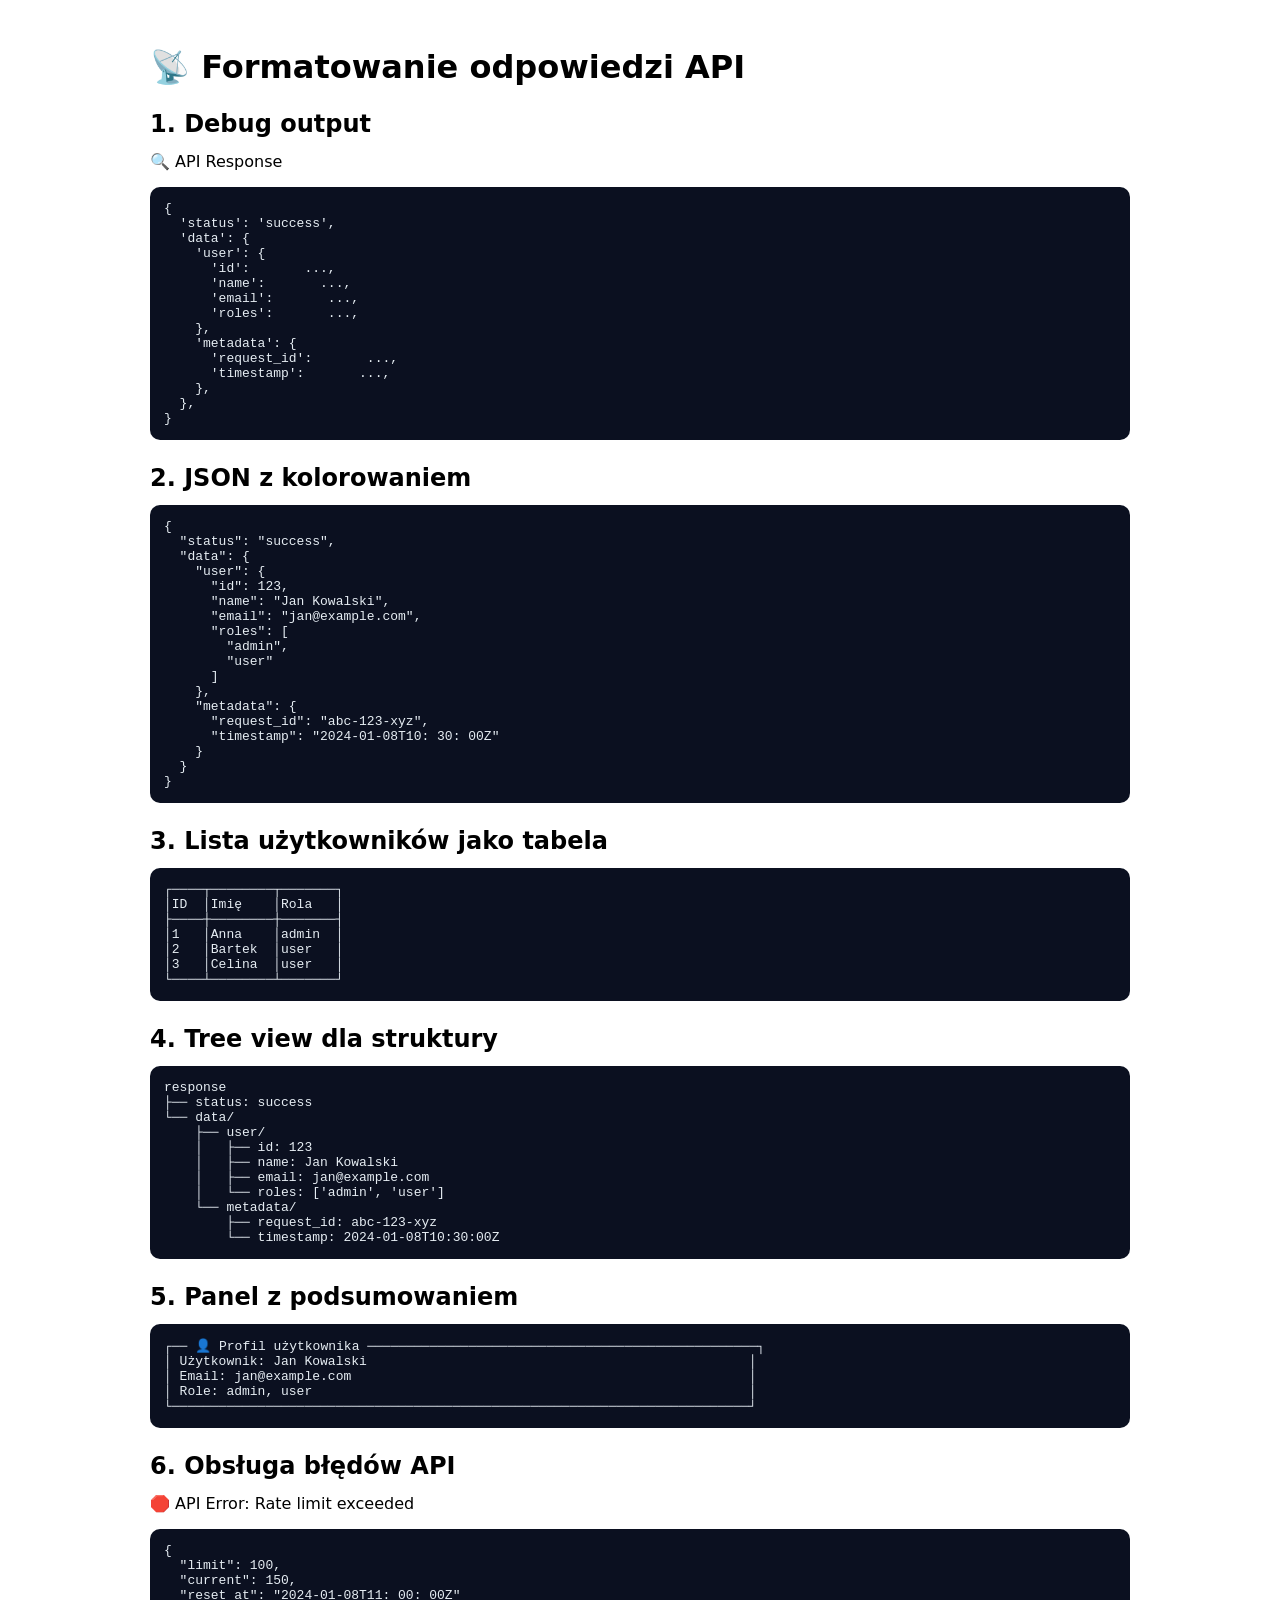
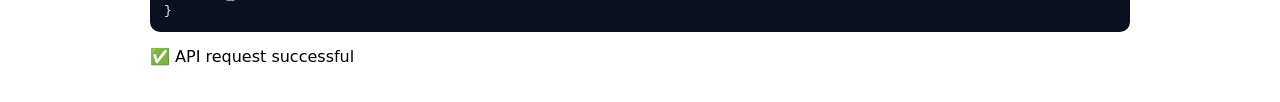
<file: examples_output/api_response.html>
<!doctype html>
<html lang="en">
<head>
  <meta charset="utf-8" />
  <meta name="viewport" content="width=device-width, initial-scale=1" />
  <title>api_response.py</title>
  <style>
    body { font-family: system-ui, -apple-system, Segoe UI, Roboto, sans-serif; padding: 24px; max-width: 980px; margin: 0 auto; }
    h1, h2, h3, h4, h5, h6 { margin: 24px 0 12px; }
    p { line-height: 1.5; margin: 10px 0; }
    pre { background: #0b1020; color: #e6edf3; padding: 14px; border-radius: 10px; overflow-x: auto; }
    code { font-family: ui-monospace, SFMono-Regular, Menlo, Monaco, Consolas, monospace; font-size: 13px; }
    a { color: #2563eb; text-decoration: none; }
    a:hover { text-decoration: underline; }
    table { border-collapse: collapse; width: 100%; margin: 12px 0; }
    th, td { border: 1px solid #e5e7eb; padding: 8px; text-align: left; }
    th { background: #f3f4f6; }
  </style>
</head>
<body>
<h1>📡 Formatowanie odpowiedzi API</h1>
<h2>1. Debug output</h2>
<p>🔍 API Response</p>
<pre><code class="language-text">{
  &#x27;status&#x27;: &#x27;success&#x27;,
  &#x27;data&#x27;: {
    &#x27;user&#x27;: {
      &#x27;id&#x27;:       ...,
      &#x27;name&#x27;:       ...,
      &#x27;email&#x27;:       ...,
      &#x27;roles&#x27;:       ...,
    },
    &#x27;metadata&#x27;: {
      &#x27;request_id&#x27;:       ...,
      &#x27;timestamp&#x27;:       ...,
    },
  },
}</code></pre>
<h2>2. JSON z kolorowaniem</h2>
<pre><code class="language-json">{
  &quot;status&quot;: &quot;success&quot;,
  &quot;data&quot;: {
    &quot;user&quot;: {
      &quot;id&quot;: 123,
      &quot;name&quot;: &quot;Jan Kowalski&quot;,
      &quot;email&quot;: &quot;jan@example.com&quot;,
      &quot;roles&quot;: [
        &quot;admin&quot;,
        &quot;user&quot;
      ]
    },
    &quot;metadata&quot;: {
      &quot;request_id&quot;: &quot;abc-123-xyz&quot;,
      &quot;timestamp&quot;: &quot;2024-01-08T10: 30: 00Z&quot;
    }
  }
}</code></pre>
<h2>3. Lista użytkowników jako tabela</h2>
<pre><code class="language-text">┌────┬────────┬───────┐
│ID  │Imię    │Rola   │
├────┼────────┼───────┤
│1   │Anna    │admin  │
│2   │Bartek  │user   │
│3   │Celina  │user   │
└────┴────────┴───────┘</code></pre>
<h2>4. Tree view dla struktury</h2>
<pre><code class="language-text">response
├── status: success
└── data/
    ├── user/
    │   ├── id: 123
    │   ├── name: Jan Kowalski
    │   ├── email: jan@example.com
    │   └── roles: [&#x27;admin&#x27;, &#x27;user&#x27;]
    └── metadata/
        ├── request_id: abc-123-xyz
        └── timestamp: 2024-01-08T10:30:00Z</code></pre>
<h2>5. Panel z podsumowaniem</h2>
<pre><code class="language-text">┌── 👤 Profil użytkownika ──────────────────────────────────────────────────┐
│ Użytkownik: Jan Kowalski                                                 │
│ Email: jan@example.com                                                   │
│ Role: admin, user                                                        │
└──────────────────────────────────────────────────────────────────────────┘</code></pre>
<h2>6. Obsługa błędów API</h2>
<p>🛑 API Error: Rate limit exceeded</p>
<pre><code class="language-json">{
  &quot;limit&quot;: 100,
  &quot;current&quot;: 150,
  &quot;reset_at&quot;: &quot;2024-01-08T11: 00: 00Z&quot;
}</code></pre>
<p>✅ API request successful</p>
</body>
</html>
</file>
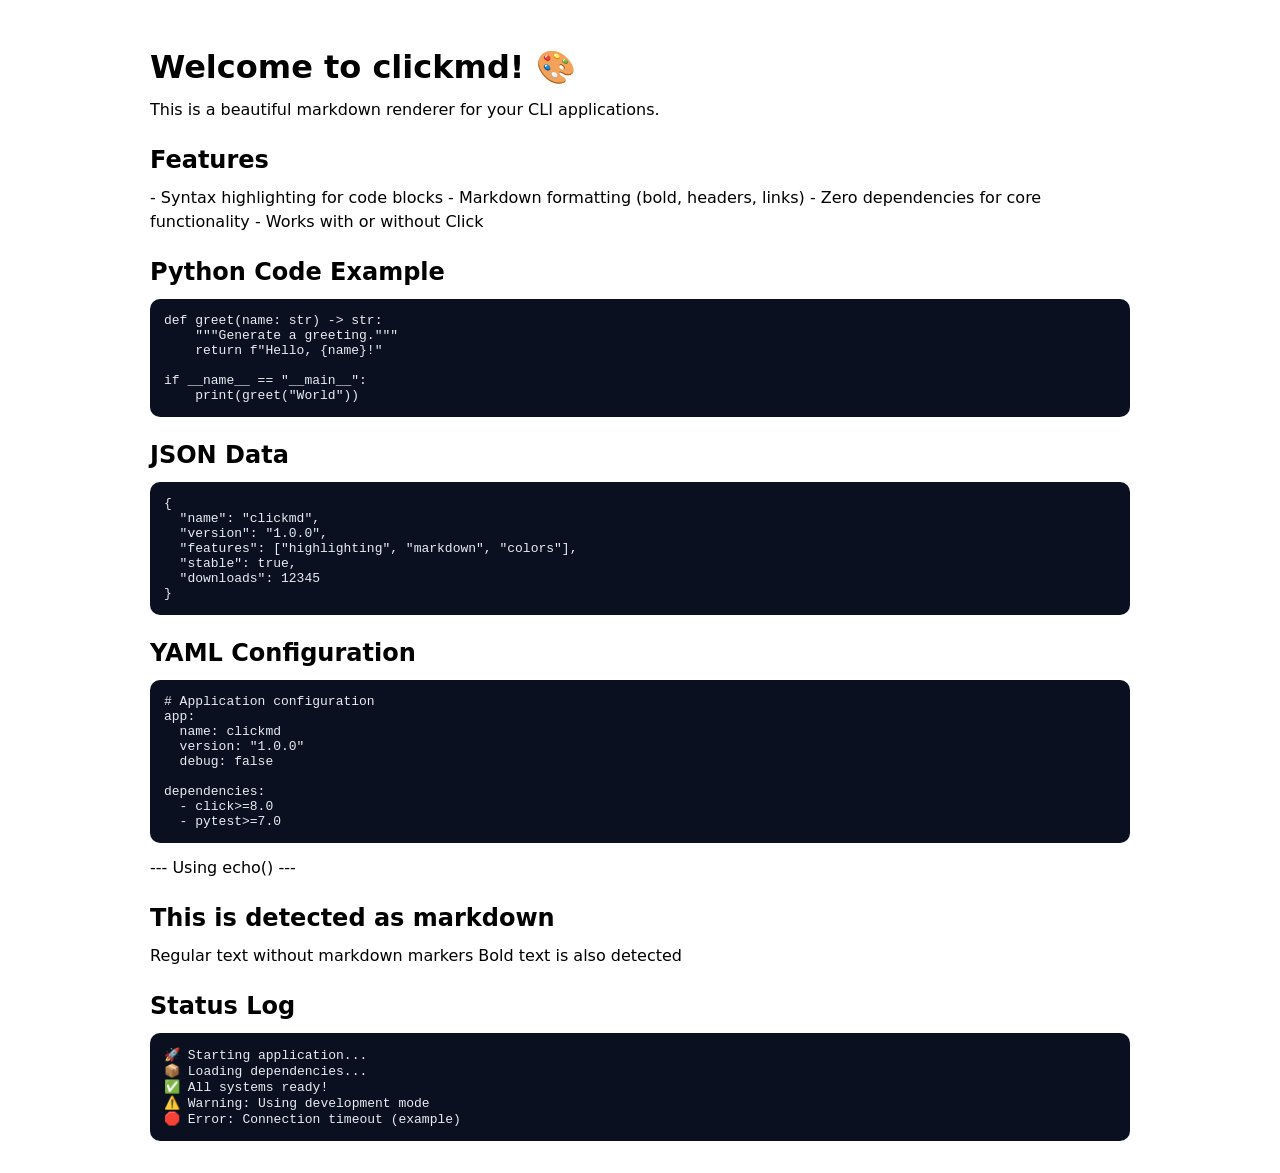
<file: examples_output/basic.html>
<!doctype html>
<html lang="en">
<head>
  <meta charset="utf-8" />
  <meta name="viewport" content="width=device-width, initial-scale=1" />
  <title>basic</title>
  <style>
    body { font-family: system-ui, -apple-system, Segoe UI, Roboto, sans-serif; padding: 24px; max-width: 980px; margin: 0 auto; }
    h1, h2, h3, h4, h5, h6 { margin: 24px 0 12px; }
    p { line-height: 1.5; margin: 10px 0; }
    pre { background: #0b1020; color: #e6edf3; padding: 14px; border-radius: 10px; overflow-x: auto; }
    code { font-family: ui-monospace, SFMono-Regular, Menlo, Monaco, Consolas, monospace; font-size: 13px; }
    a { color: #2563eb; text-decoration: none; }
    a:hover { text-decoration: underline; }
    table { border-collapse: collapse; width: 100%; margin: 12px 0; }
    th, td { border: 1px solid #e5e7eb; padding: 8px; text-align: left; }
    th { background: #f3f4f6; }
  </style>
</head>
<body>
<h1>Welcome to clickmd! 🎨</h1>
<p>This is a beautiful markdown renderer for your CLI applications.</p>
<h2>Features</h2>
<p>- Syntax highlighting for code blocks - Markdown formatting (bold, headers, links) - Zero dependencies for core functionality - Works with or without Click</p>
<h2>Python Code Example</h2>
<pre><code class="language-python">def greet(name: str) -&gt; str:
    &quot;&quot;&quot;Generate a greeting.&quot;&quot;&quot;
    return f&quot;Hello, {name}!&quot;

if __name__ == &quot;__main__&quot;:
    print(greet(&quot;World&quot;))</code></pre>
<h2>JSON Data</h2>
<pre><code class="language-json">{
  &quot;name&quot;: &quot;clickmd&quot;,
  &quot;version&quot;: &quot;1.0.0&quot;,
  &quot;features&quot;: [&quot;highlighting&quot;, &quot;markdown&quot;, &quot;colors&quot;],
  &quot;stable&quot;: true,
  &quot;downloads&quot;: 12345
}</code></pre>
<h2>YAML Configuration</h2>
<pre><code class="language-yaml"># Application configuration
app:
  name: clickmd
  version: &quot;1.0.0&quot;
  debug: false
  
dependencies:
  - click&gt;=8.0
  - pytest&gt;=7.0</code></pre>
<p>--- Using echo() ---</p>
<h2>This is detected as markdown</h2>
<p>Regular text without markdown markers Bold text is also detected</p>
<h2>Status Log</h2>
<pre><code class="language-log">🚀 Starting application...
📦 Loading dependencies...
✅ All systems ready!
⚠️ Warning: Using development mode
🛑 Error: Connection timeout (example)</code></pre>
</body>
</html>
</file>
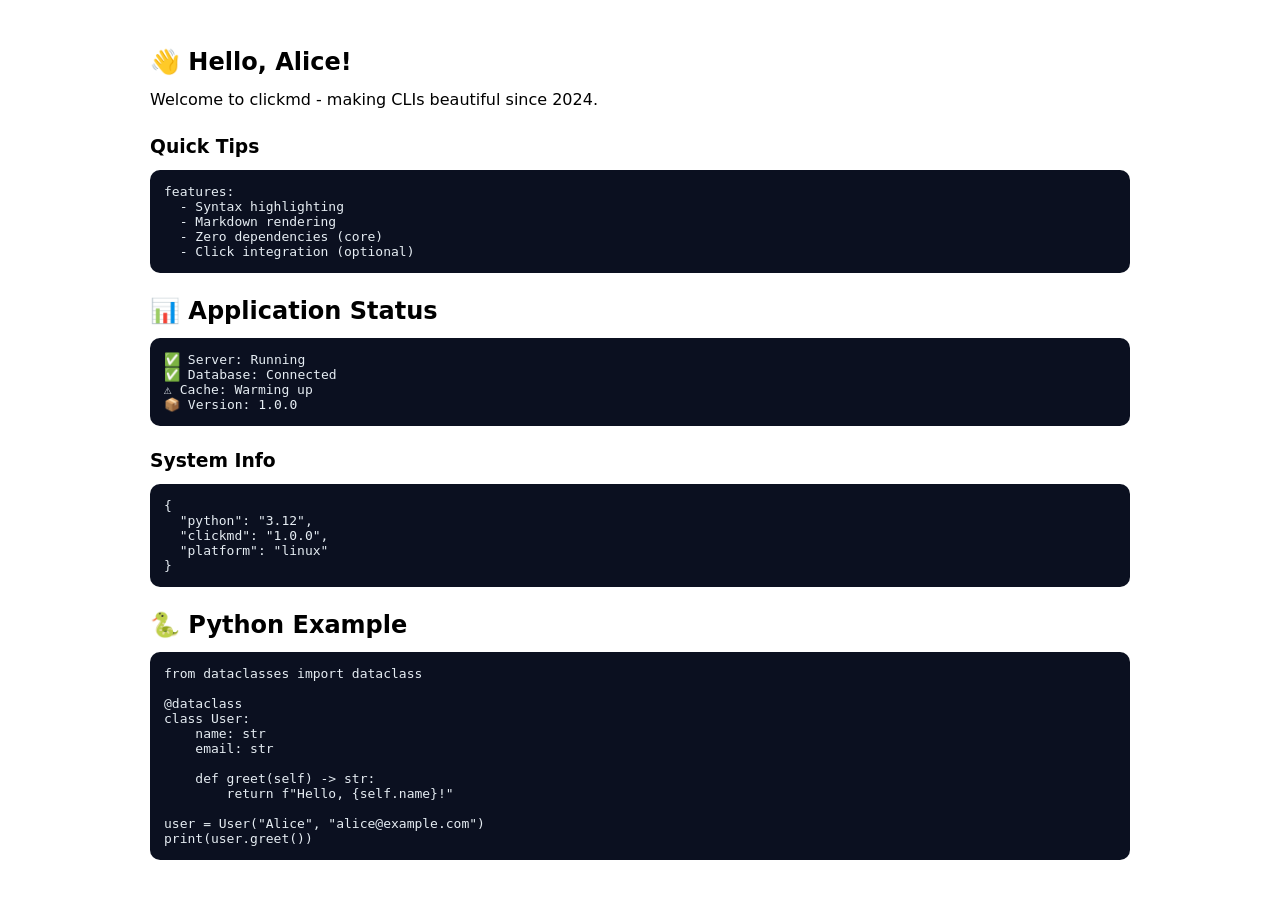
<file: examples_output/cli_app.html>
<!doctype html>
<html lang="en">
<head>
  <meta charset="utf-8" />
  <meta name="viewport" content="width=device-width, initial-scale=1" />
  <title>cli_app</title>
  <style>
    body { font-family: system-ui, -apple-system, Segoe UI, Roboto, sans-serif; padding: 24px; max-width: 980px; margin: 0 auto; }
    h1, h2, h3, h4, h5, h6 { margin: 24px 0 12px; }
    p { line-height: 1.5; margin: 10px 0; }
    pre { background: #0b1020; color: #e6edf3; padding: 14px; border-radius: 10px; overflow-x: auto; }
    code { font-family: ui-monospace, SFMono-Regular, Menlo, Monaco, Consolas, monospace; font-size: 13px; }
    a { color: #2563eb; text-decoration: none; }
    a:hover { text-decoration: underline; }
    table { border-collapse: collapse; width: 100%; margin: 12px 0; }
    th, td { border: 1px solid #e5e7eb; padding: 8px; text-align: left; }
    th { background: #f3f4f6; }
  </style>
</head>
<body>
<h2>👋 Hello, Alice!</h2>
<p>Welcome to clickmd - making CLIs beautiful since 2024.</p>
<h3>Quick Tips</h3>
<pre><code class="language-yaml">features:
  - Syntax highlighting
  - Markdown rendering
  - Zero dependencies (core)
  - Click integration (optional)</code></pre>
<h2>📊 Application Status</h2>
<pre><code class="language-log">✅ Server: Running
✅ Database: Connected
⚠️ Cache: Warming up
📦 Version: 1.0.0</code></pre>
<h3>System Info</h3>
<pre><code class="language-json">{
  &quot;python&quot;: &quot;3.12&quot;,
  &quot;clickmd&quot;: &quot;1.0.0&quot;,
  &quot;platform&quot;: &quot;linux&quot;
}</code></pre>
<h2>🐍 Python Example</h2>
<pre><code class="language-python">from dataclasses import dataclass

@dataclass
class User:
    name: str
    email: str
    
    def greet(self) -&gt; str:
        return f&quot;Hello, {self.name}!&quot;

user = User(&quot;Alice&quot;, &quot;alice@example.com&quot;)
print(user.greet())</code></pre>
</body>
</html>
</file>
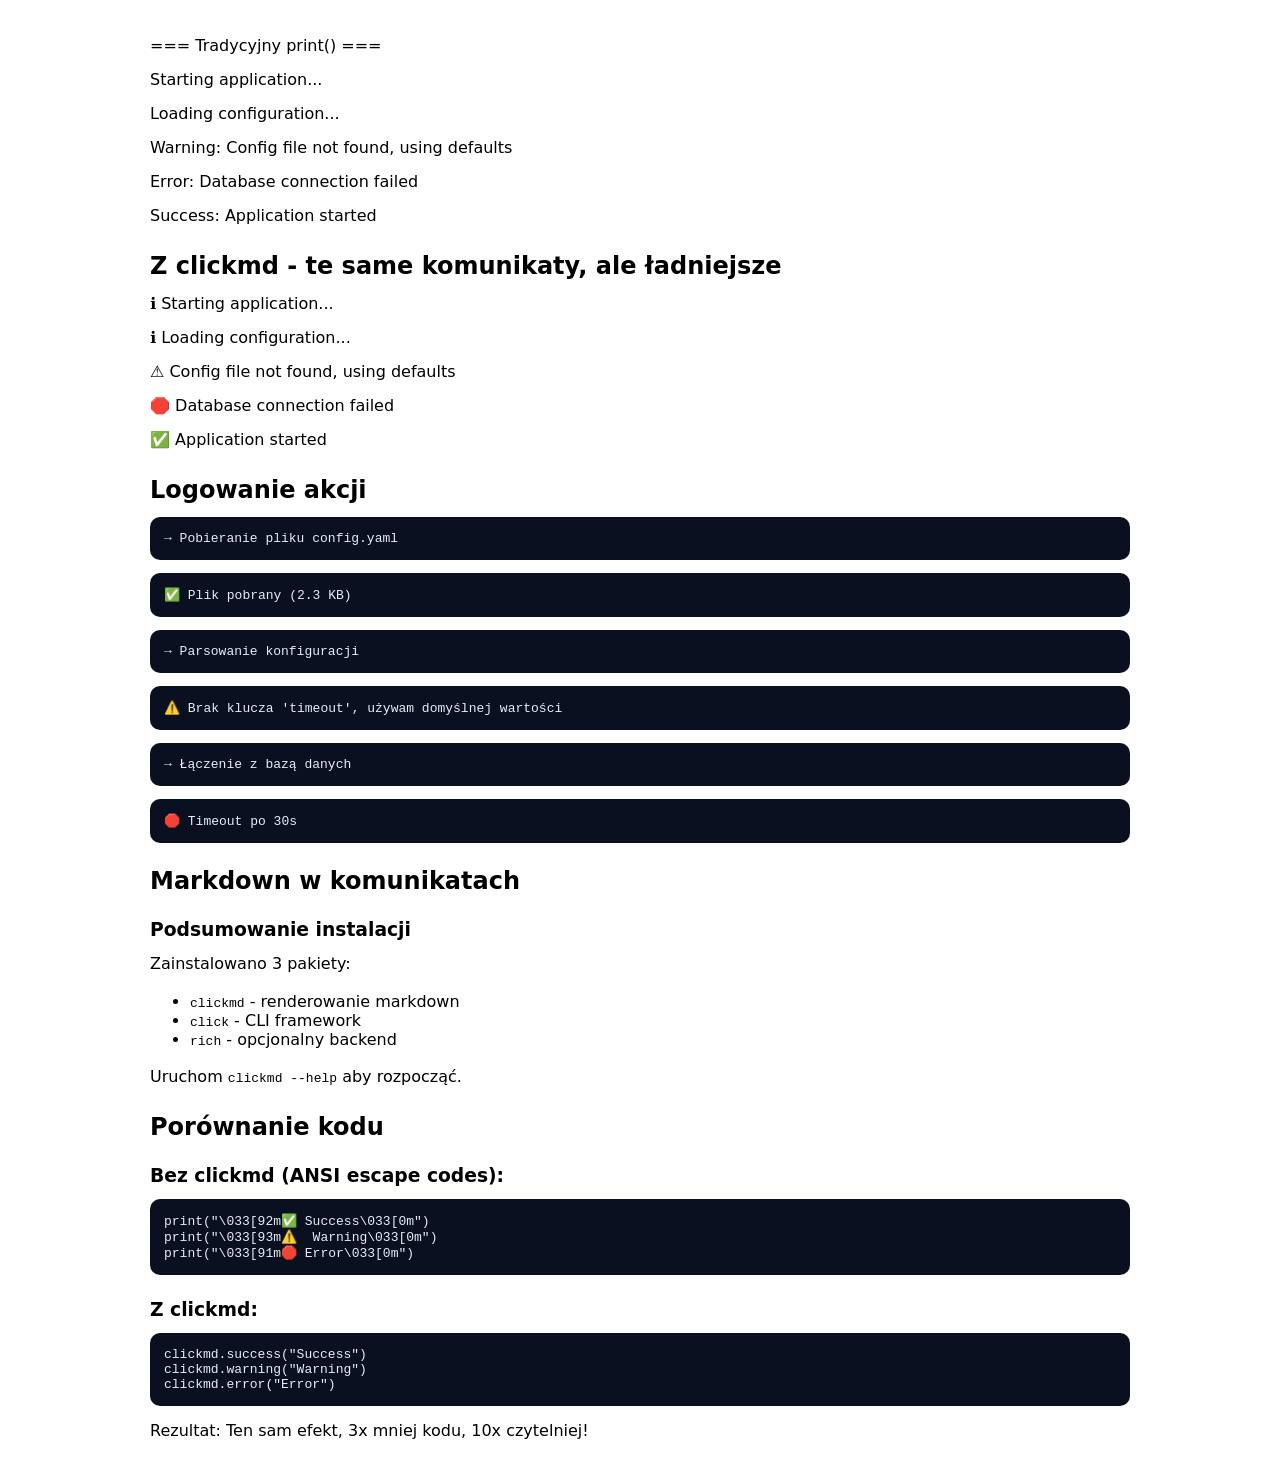
<file: examples_output/cli_colors.html>
<!doctype html>
<html lang="en">
<head>
  <meta charset="utf-8" />
  <meta name="viewport" content="width=device-width, initial-scale=1" />
  <title>cli_colors.py</title>
  <style>
    body { font-family: system-ui, -apple-system, Segoe UI, Roboto, sans-serif; padding: 24px; max-width: 980px; margin: 0 auto; }
    h1, h2, h3, h4, h5, h6 { margin: 24px 0 12px; }
    p { line-height: 1.5; margin: 10px 0; }
    pre { background: #0b1020; color: #e6edf3; padding: 14px; border-radius: 10px; overflow-x: auto; }
    code { font-family: ui-monospace, SFMono-Regular, Menlo, Monaco, Consolas, monospace; font-size: 13px; }
    a { color: #2563eb; text-decoration: none; }
    a:hover { text-decoration: underline; }
    table { border-collapse: collapse; width: 100%; margin: 12px 0; }
    th, td { border: 1px solid #e5e7eb; padding: 8px; text-align: left; }
    th { background: #f3f4f6; }
  </style>
</head>
<body>
<p>=== Tradycyjny print() ===</p>
<p>Starting application...</p>
<p>Loading configuration...</p>
<p>Warning: Config file not found, using defaults</p>
<p>Error: Database connection failed</p>
<p>Success: Application started</p>
<h2>Z clickmd - te same komunikaty, ale ładniejsze</h2>
<p>ℹ️  Starting application...</p>
<p>ℹ️  Loading configuration...</p>
<p>⚠️  Config file not found, using defaults</p>
<p>🛑 Database connection failed</p>
<p>✅ Application started</p>
<h2>Logowanie akcji</h2>
<pre><code class="language-log">→ Pobieranie pliku config.yaml</code></pre>
<pre><code class="language-log">✅ Plik pobrany (2.3 KB)</code></pre>
<pre><code class="language-log">→ Parsowanie konfiguracji</code></pre>
<pre><code class="language-log">⚠️ Brak klucza &#x27;timeout&#x27;, używam domyślnej wartości</code></pre>
<pre><code class="language-log">→ Łączenie z bazą danych</code></pre>
<pre><code class="language-log">🛑 Timeout po 30s</code></pre>
<h2>Markdown w komunikatach</h2>
<h3>Podsumowanie instalacji</h3>
<p>Zainstalowano 3 pakiety:</p>
<ul>
<li><code>clickmd</code> - renderowanie markdown</li>
<li><code>click</code> - CLI framework</li>
<li><code>rich</code> - opcjonalny backend</li>
</ul>
<p>Uruchom <code>clickmd --help</code> aby rozpocząć.</p>
<h2>Porównanie kodu</h2>
<h3>Bez clickmd (ANSI escape codes):</h3>
<pre><code class="language-python">print(&quot;\033[92m✅ Success\033[0m&quot;)
print(&quot;\033[93m⚠️  Warning\033[0m&quot;)
print(&quot;\033[91m🛑 Error\033[0m&quot;)</code></pre>
<h3>Z clickmd:</h3>
<pre><code class="language-python">clickmd.success(&quot;Success&quot;)
clickmd.warning(&quot;Warning&quot;)
clickmd.error(&quot;Error&quot;)</code></pre>
<p>Rezultat: Ten sam efekt, 3x mniej kodu, 10x czytelniej!</p>
</body>
</html>
</file>
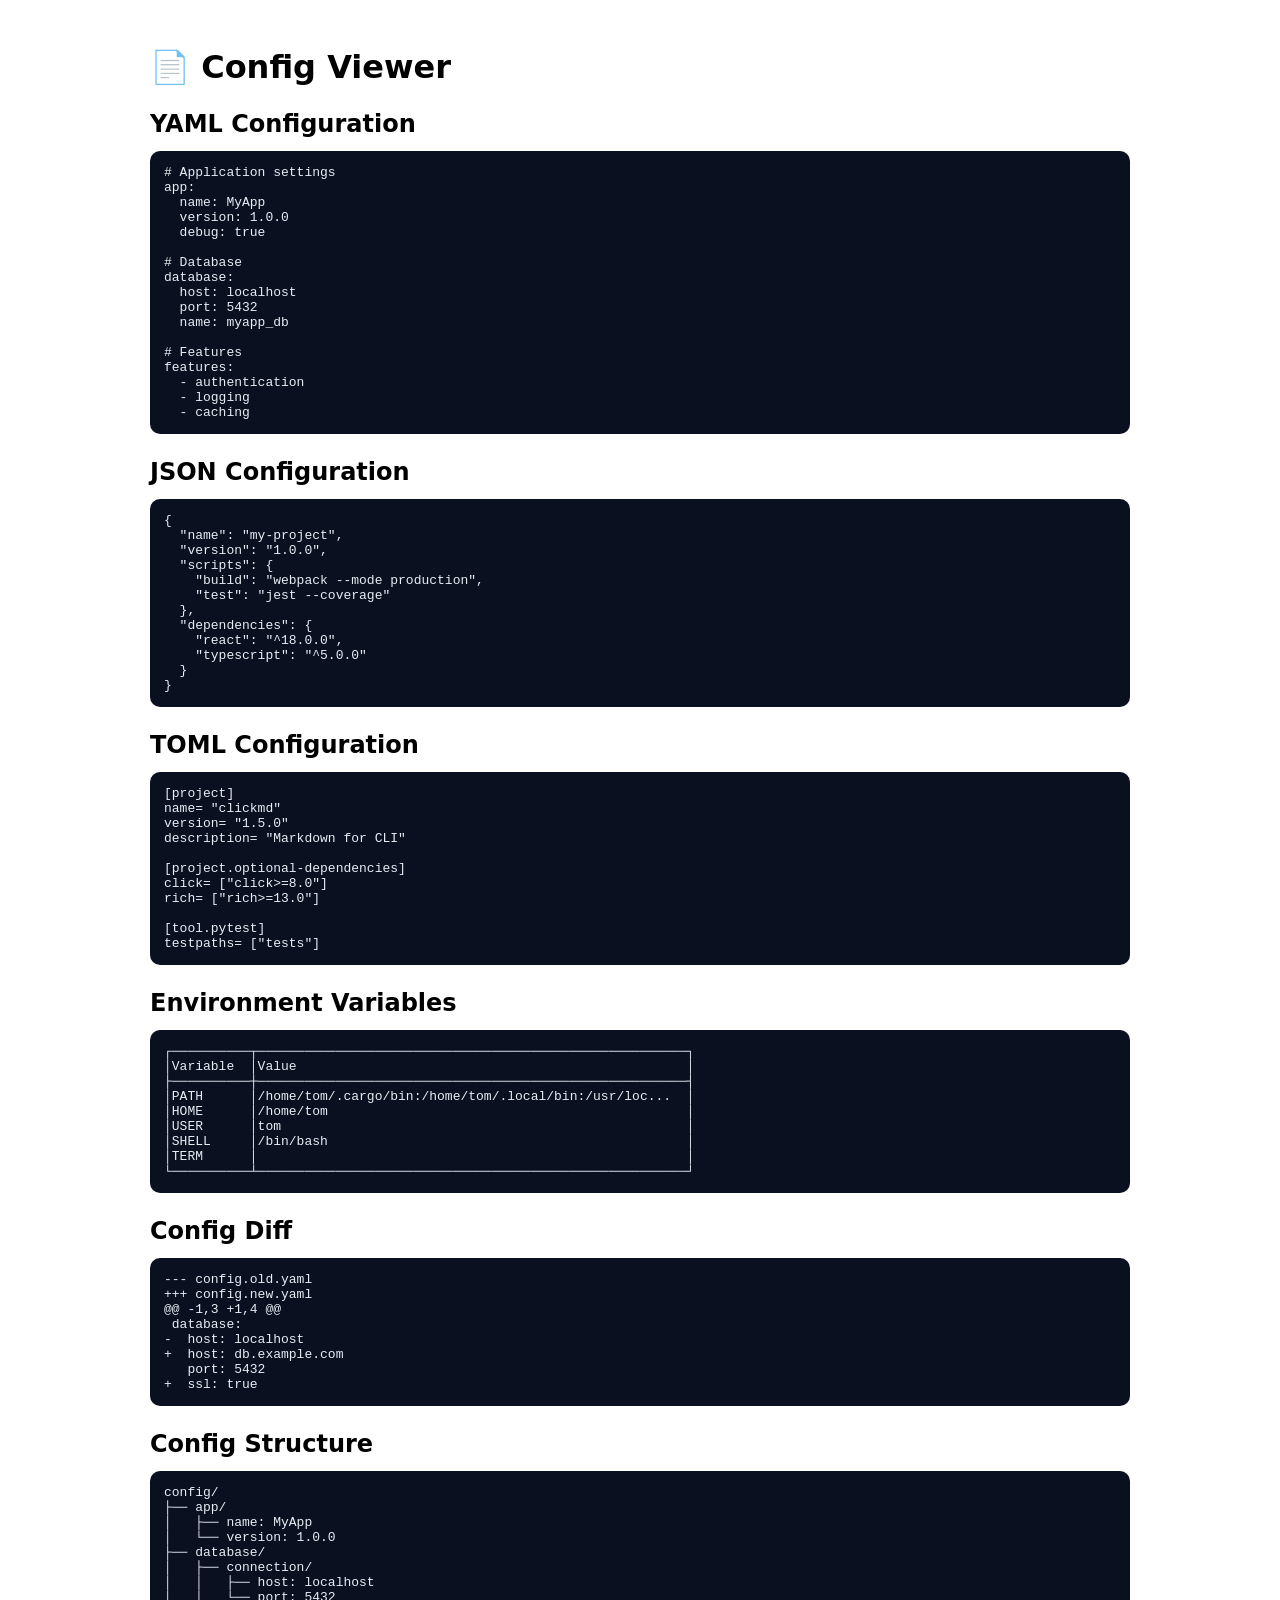
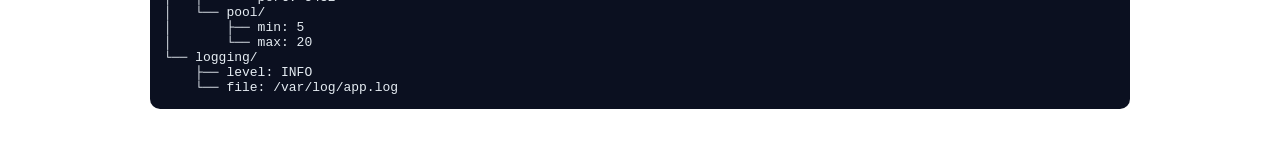
<file: examples_output/config_viewer.html>
<!doctype html>
<html lang="en">
<head>
  <meta charset="utf-8" />
  <meta name="viewport" content="width=device-width, initial-scale=1" />
  <title>config_viewer.py</title>
  <style>
    body { font-family: system-ui, -apple-system, Segoe UI, Roboto, sans-serif; padding: 24px; max-width: 980px; margin: 0 auto; }
    h1, h2, h3, h4, h5, h6 { margin: 24px 0 12px; }
    p { line-height: 1.5; margin: 10px 0; }
    pre { background: #0b1020; color: #e6edf3; padding: 14px; border-radius: 10px; overflow-x: auto; }
    code { font-family: ui-monospace, SFMono-Regular, Menlo, Monaco, Consolas, monospace; font-size: 13px; }
    a { color: #2563eb; text-decoration: none; }
    a:hover { text-decoration: underline; }
    table { border-collapse: collapse; width: 100%; margin: 12px 0; }
    th, td { border: 1px solid #e5e7eb; padding: 8px; text-align: left; }
    th { background: #f3f4f6; }
  </style>
</head>
<body>
<h1>📄 Config Viewer</h1>
<h2>YAML Configuration</h2>
<pre><code class="language-yaml"># Application settings
app:
  name: MyApp
  version: 1.0.0
  debug: true

# Database
database:
  host: localhost
  port: 5432
  name: myapp_db

# Features
features:
  - authentication
  - logging
  - caching</code></pre>
<h2>JSON Configuration</h2>
<pre><code class="language-json">{
  &quot;name&quot;: &quot;my-project&quot;,
  &quot;version&quot;: &quot;1.0.0&quot;,
  &quot;scripts&quot;: {
    &quot;build&quot;: &quot;webpack --mode production&quot;,
    &quot;test&quot;: &quot;jest --coverage&quot;
  },
  &quot;dependencies&quot;: {
    &quot;react&quot;: &quot;^18.0.0&quot;,
    &quot;typescript&quot;: &quot;^5.0.0&quot;
  }
}</code></pre>
<h2>TOML Configuration</h2>
<pre><code class="language-toml">[project]
name= &quot;clickmd&quot;
version= &quot;1.5.0&quot;
description= &quot;Markdown for CLI&quot;

[project.optional-dependencies]
click= [&quot;click&gt;=8.0&quot;]
rich= [&quot;rich&gt;=13.0&quot;]

[tool.pytest]
testpaths= [&quot;tests&quot;]</code></pre>
<h2>Environment Variables</h2>
<pre><code class="language-text">┌──────────┬───────────────────────────────────────────────────────┐
│Variable  │Value                                                  │
├──────────┼───────────────────────────────────────────────────────┤
│PATH      │/home/tom/.cargo/bin:/home/tom/.local/bin:/usr/loc...  │
│HOME      │/home/tom                                              │
│USER      │tom                                                    │
│SHELL     │/bin/bash                                              │
│TERM      │                                                       │
└──────────┴───────────────────────────────────────────────────────┘</code></pre>
<h2>Config Diff</h2>
<pre><code class="language-diff">--- config.old.yaml
+++ config.new.yaml
@@ -1,3 +1,4 @@
 database:
-  host: localhost
+  host: db.example.com
   port: 5432
+  ssl: true</code></pre>
<h2>Config Structure</h2>
<pre><code class="language-text">config/
├── app/
│   ├── name: MyApp
│   └── version: 1.0.0
├── database/
│   ├── connection/
│   │   ├── host: localhost
│   │   └── port: 5432
│   └── pool/
│       ├── min: 5
│       └── max: 20
└── logging/
    ├── level: INFO
    └── file: /var/log/app.log</code></pre>
</body>
</html>
</file>
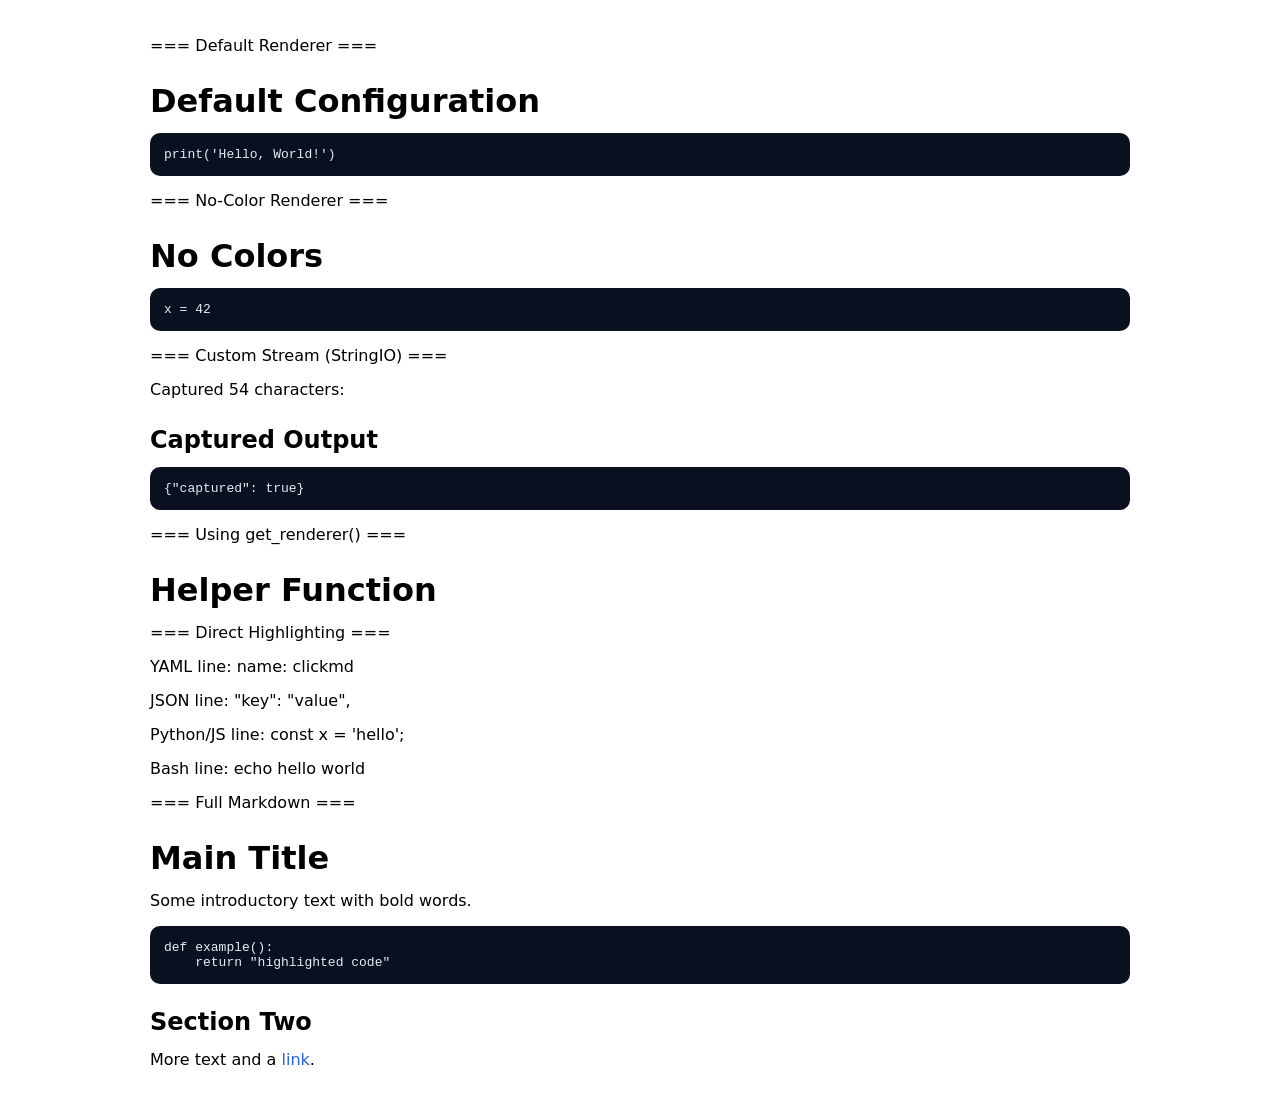
<file: examples_output/custom_renderer.html>
<!doctype html>
<html lang="en">
<head>
  <meta charset="utf-8" />
  <meta name="viewport" content="width=device-width, initial-scale=1" />
  <title>custom_renderer</title>
  <style>
    body { font-family: system-ui, -apple-system, Segoe UI, Roboto, sans-serif; padding: 24px; max-width: 980px; margin: 0 auto; }
    h1, h2, h3, h4, h5, h6 { margin: 24px 0 12px; }
    p { line-height: 1.5; margin: 10px 0; }
    pre { background: #0b1020; color: #e6edf3; padding: 14px; border-radius: 10px; overflow-x: auto; }
    code { font-family: ui-monospace, SFMono-Regular, Menlo, Monaco, Consolas, monospace; font-size: 13px; }
    a { color: #2563eb; text-decoration: none; }
    a:hover { text-decoration: underline; }
    table { border-collapse: collapse; width: 100%; margin: 12px 0; }
    th, td { border: 1px solid #e5e7eb; padding: 8px; text-align: left; }
    th { background: #f3f4f6; }
  </style>
</head>
<body>
<p>=== Default Renderer ===</p>
<h1>Default Configuration</h1>
<pre><code class="language-python">print(&#x27;Hello, World!&#x27;)</code></pre>
<p>=== No-Color Renderer ===</p>
<h1>No Colors</h1>
<pre><code class="language-python">x = 42</code></pre>
<p>=== Custom Stream (StringIO) ===</p>
<p>Captured 54 characters:</p>
<h2>Captured Output</h2>
<pre><code class="language-json">{&quot;captured&quot;: true}</code></pre>
<p>=== Using get_renderer() ===</p>
<h1>Helper Function</h1>
<p>=== Direct Highlighting ===</p>
<p>YAML line: name: clickmd</p>
<p>JSON line: &quot;key&quot;: &quot;value&quot;,</p>
<p>Python/JS line: const x = &#x27;hello&#x27;;</p>
<p>Bash line: echo hello world</p>
<p>=== Full Markdown ===</p>
<h1>Main Title</h1>
<p>Some introductory text with bold words.</p>
<pre><code class="language-python">def example():
    return &quot;highlighted code&quot;</code></pre>
<h2>Section Two</h2>
<p>More text and a <a href="https://example.com">link</a>.</p>
</body>
</html>
</file>
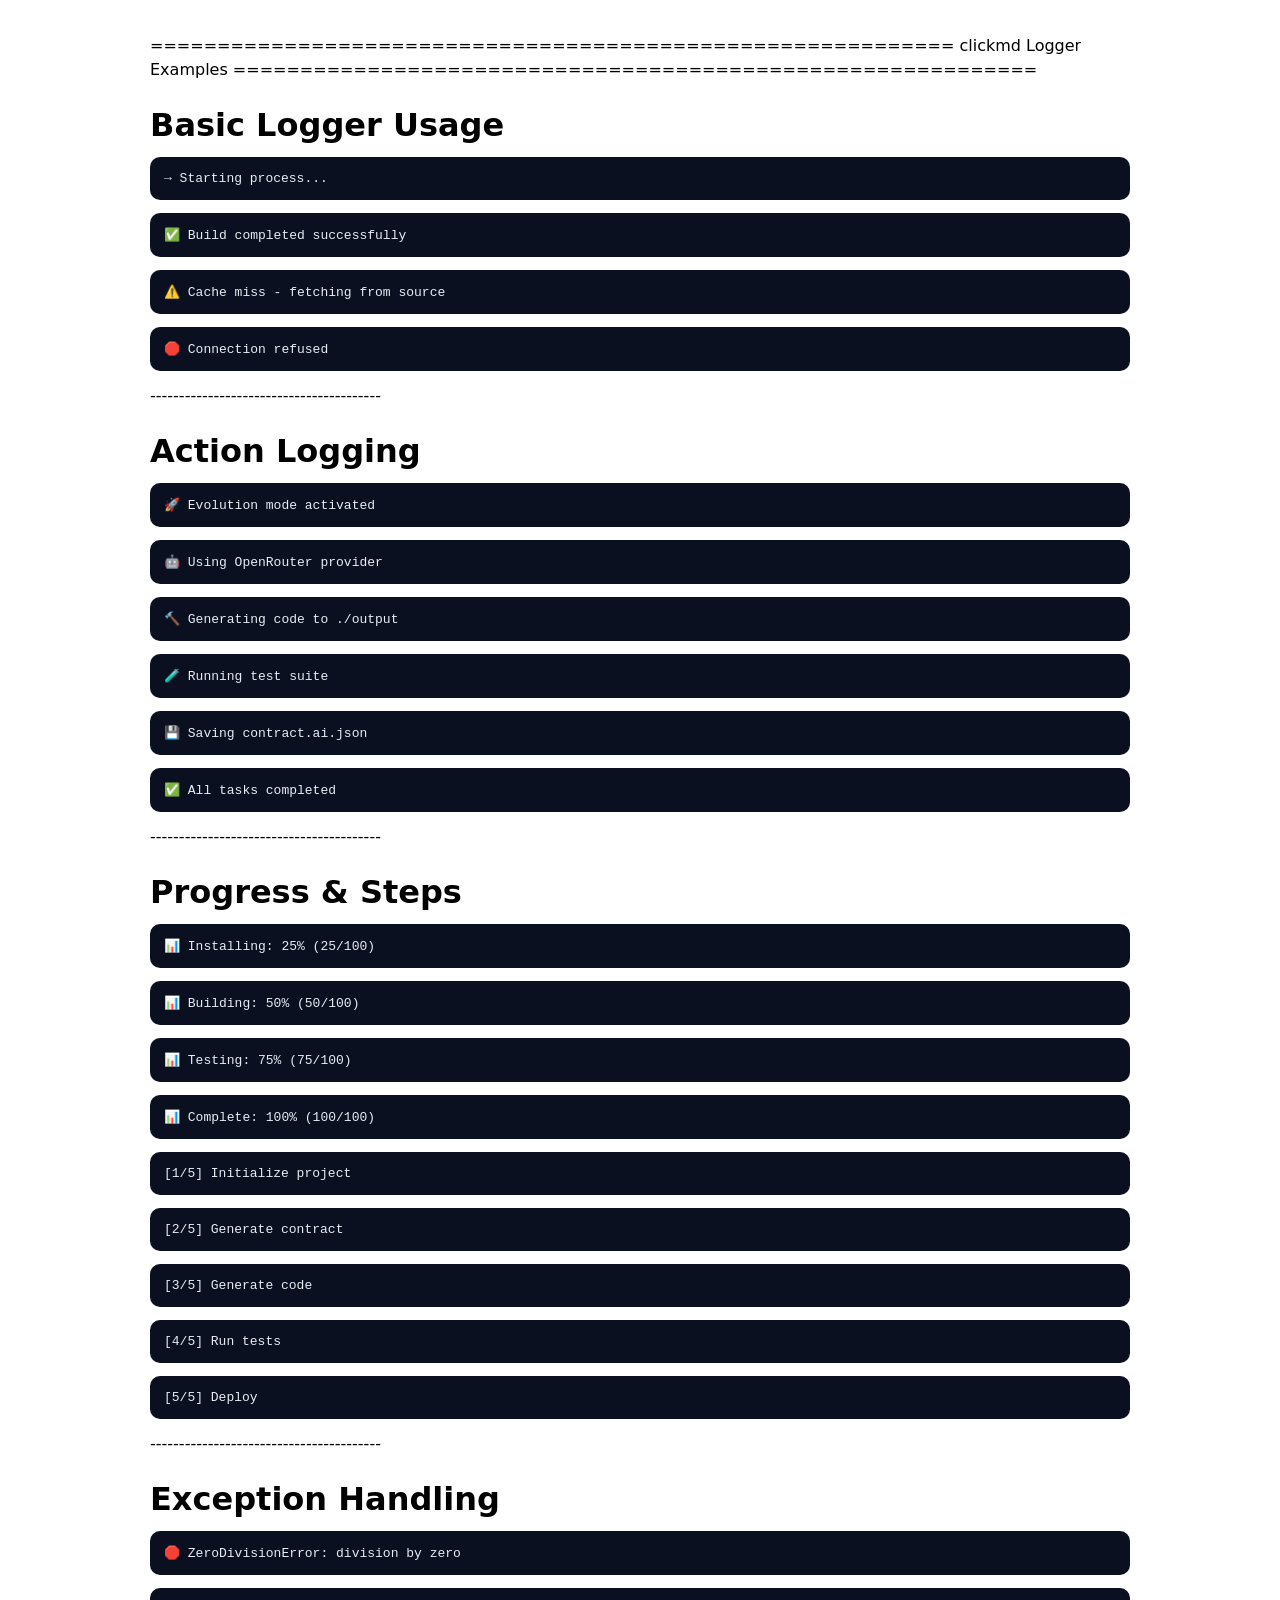
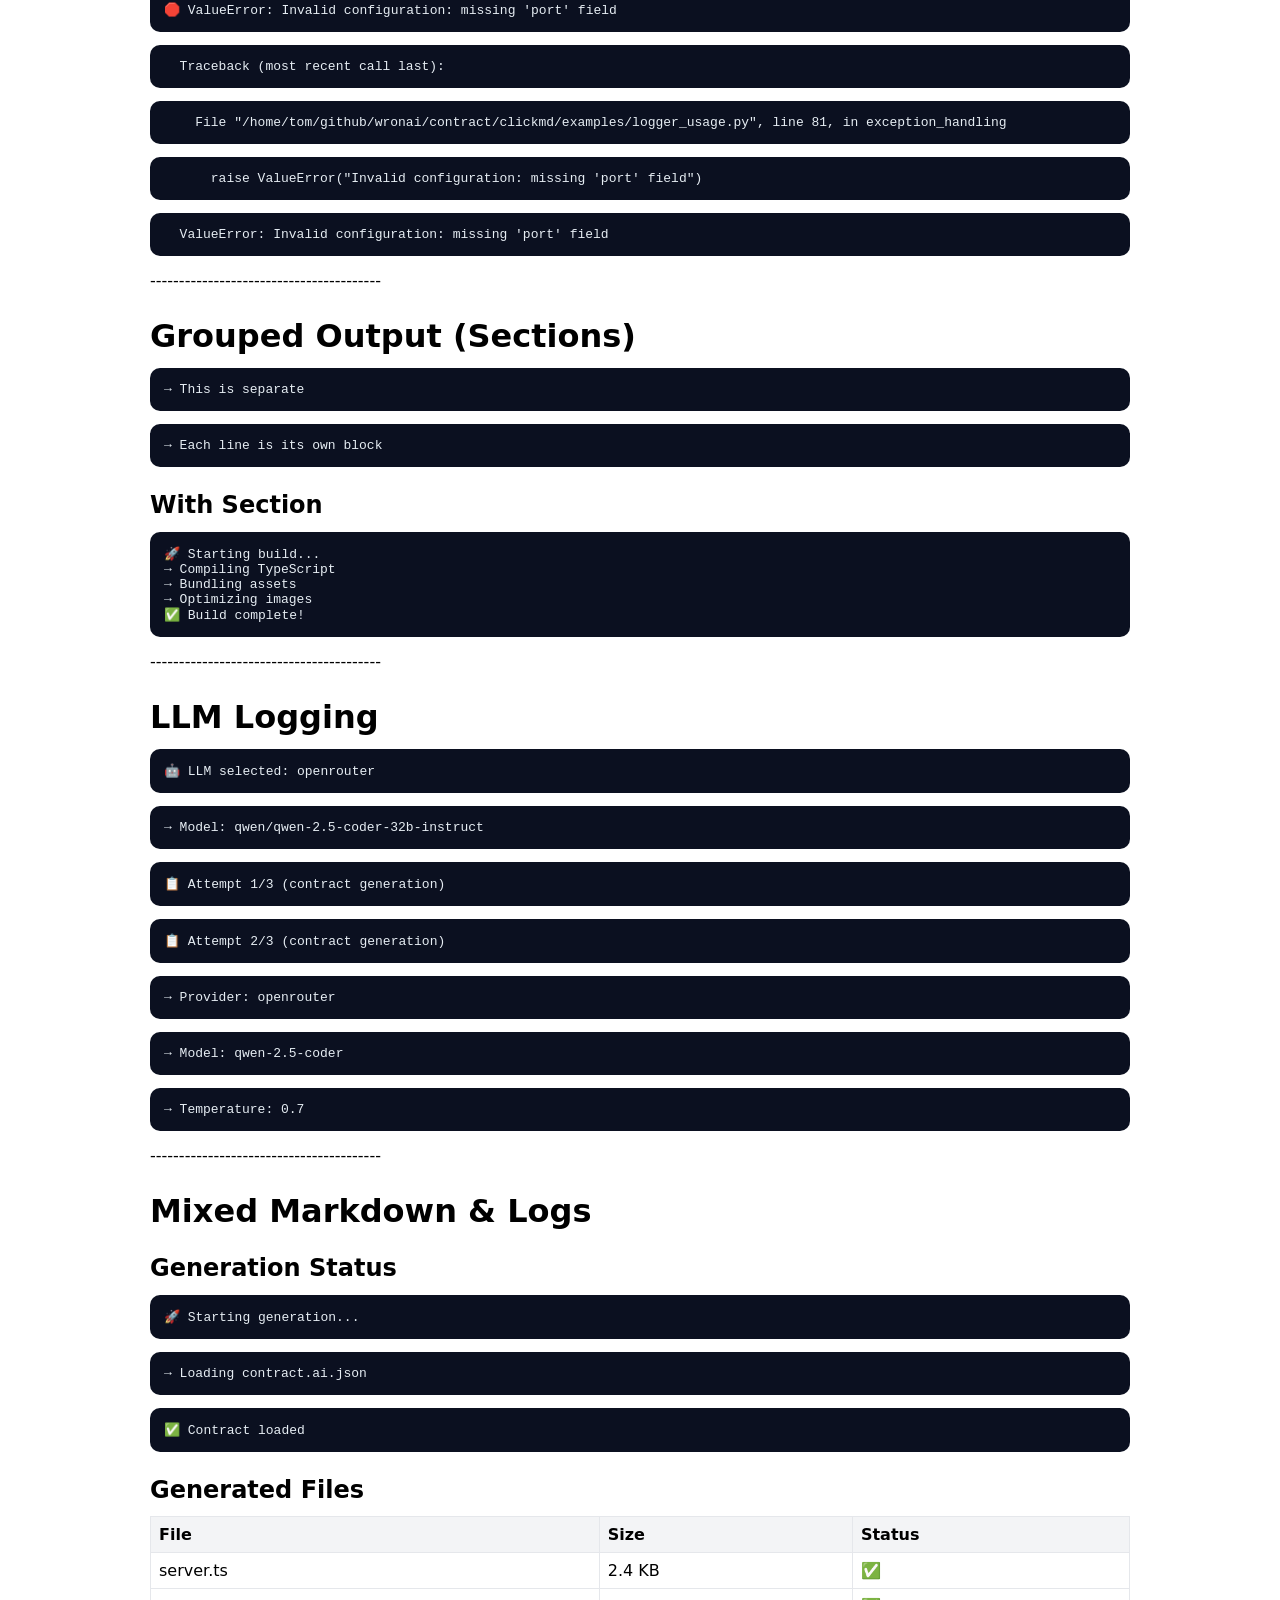
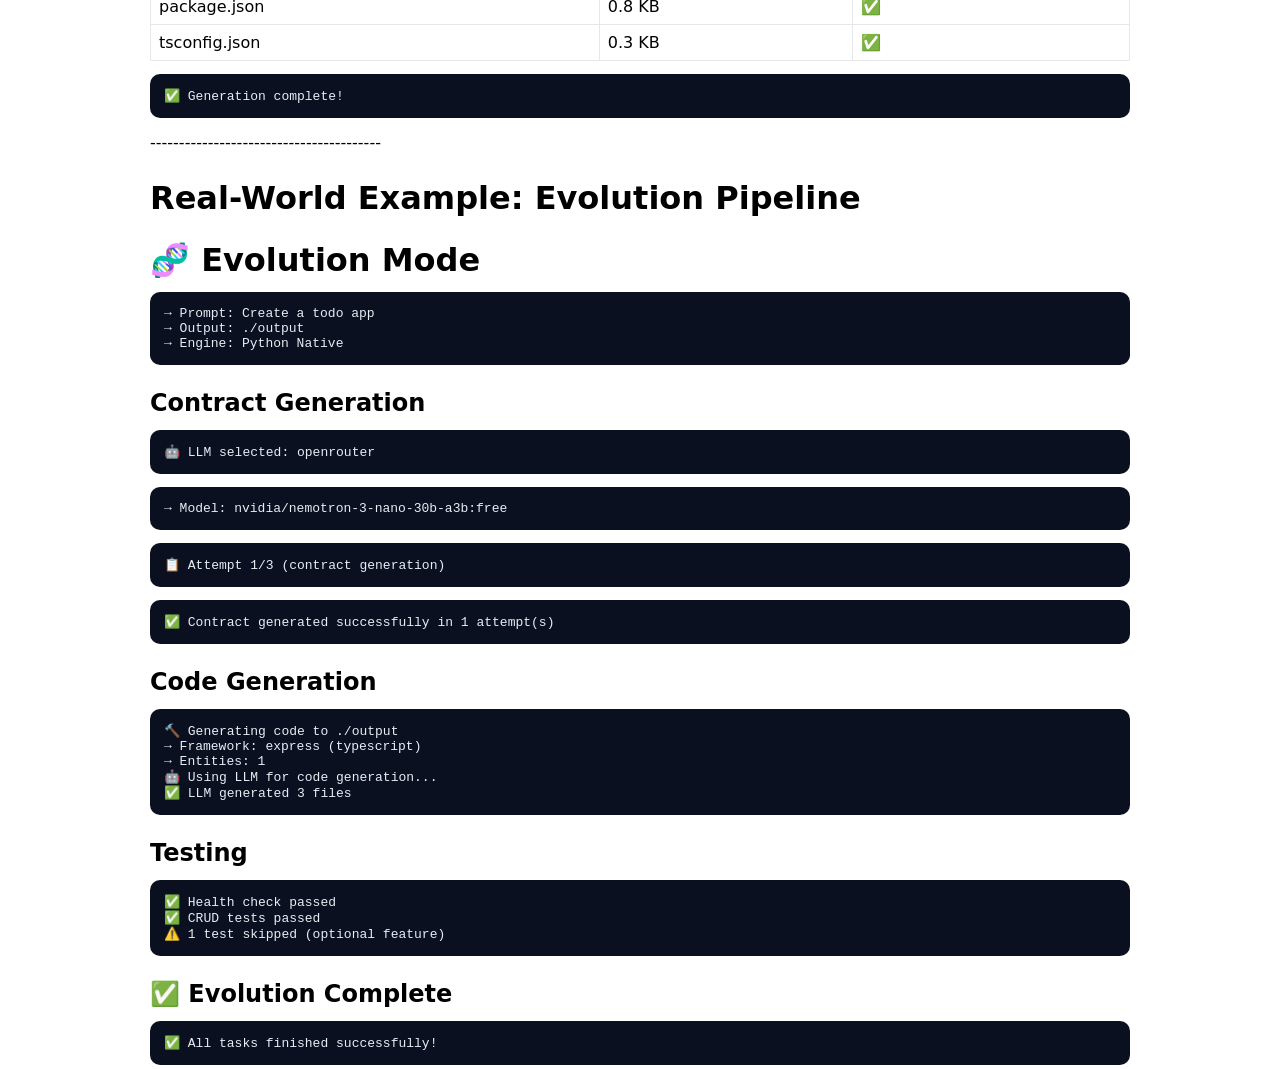
<file: examples_output/logger_usage.html>
<!doctype html>
<html lang="en">
<head>
  <meta charset="utf-8" />
  <meta name="viewport" content="width=device-width, initial-scale=1" />
  <title>logger_usage</title>
  <style>
    body { font-family: system-ui, -apple-system, Segoe UI, Roboto, sans-serif; padding: 24px; max-width: 980px; margin: 0 auto; }
    h1, h2, h3, h4, h5, h6 { margin: 24px 0 12px; }
    p { line-height: 1.5; margin: 10px 0; }
    pre { background: #0b1020; color: #e6edf3; padding: 14px; border-radius: 10px; overflow-x: auto; }
    code { font-family: ui-monospace, SFMono-Regular, Menlo, Monaco, Consolas, monospace; font-size: 13px; }
    a { color: #2563eb; text-decoration: none; }
    a:hover { text-decoration: underline; }
    table { border-collapse: collapse; width: 100%; margin: 12px 0; }
    th, td { border: 1px solid #e5e7eb; padding: 8px; text-align: left; }
    th { background: #f3f4f6; }
  </style>
</head>
<body>
<p>============================================================ clickmd Logger Examples ============================================================</p>
<h1>Basic Logger Usage</h1>
<pre><code class="language-log">→ Starting process...</code></pre>
<pre><code class="language-log">✅ Build completed successfully</code></pre>
<pre><code class="language-log">⚠️ Cache miss - fetching from source</code></pre>
<pre><code class="language-log">🛑 Connection refused</code></pre>
<p>----------------------------------------</p>
<h1>Action Logging</h1>
<pre><code class="language-log">🚀 Evolution mode activated</code></pre>
<pre><code class="language-log">🤖 Using OpenRouter provider</code></pre>
<pre><code class="language-log">🔨 Generating code to ./output</code></pre>
<pre><code class="language-log">🧪 Running test suite</code></pre>
<pre><code class="language-log">💾 Saving contract.ai.json</code></pre>
<pre><code class="language-log">✅ All tasks completed</code></pre>
<p>----------------------------------------</p>
<h1>Progress &amp; Steps</h1>
<pre><code class="language-log">📊 Installing: 25% (25/100)</code></pre>
<pre><code class="language-log">📊 Building: 50% (50/100)</code></pre>
<pre><code class="language-log">📊 Testing: 75% (75/100)</code></pre>
<pre><code class="language-log">📊 Complete: 100% (100/100)</code></pre>
<pre><code class="language-log">[1/5] Initialize project</code></pre>
<pre><code class="language-log">[2/5] Generate contract</code></pre>
<pre><code class="language-log">[3/5] Generate code</code></pre>
<pre><code class="language-log">[4/5] Run tests</code></pre>
<pre><code class="language-log">[5/5] Deploy</code></pre>
<p>----------------------------------------</p>
<h1>Exception Handling</h1>
<pre><code class="language-log">🛑 ZeroDivisionError: division by zero</code></pre>
<pre><code class="language-log">🛑 ValueError: Invalid configuration: missing &#x27;port&#x27; field</code></pre>
<pre><code class="language-log">  Traceback (most recent call last):</code></pre>
<pre><code class="language-log">    File &quot;/home/tom/github/wronai/contract/clickmd/examples/logger_usage.py&quot;, line 81, in exception_handling</code></pre>
<pre><code class="language-log">      raise ValueError(&quot;Invalid configuration: missing &#x27;port&#x27; field&quot;)</code></pre>
<pre><code class="language-log">  ValueError: Invalid configuration: missing &#x27;port&#x27; field</code></pre>
<p>----------------------------------------</p>
<h1>Grouped Output (Sections)</h1>
<pre><code class="language-log">→ This is separate</code></pre>
<pre><code class="language-log">→ Each line is its own block</code></pre>
<h2>With Section</h2>
<pre><code class="language-log">🚀 Starting build...
→ Compiling TypeScript
→ Bundling assets
→ Optimizing images
✅ Build complete!</code></pre>
<p>----------------------------------------</p>
<h1>LLM Logging</h1>
<pre><code class="language-log">🤖 LLM selected: openrouter</code></pre>
<pre><code class="language-log">→ Model: qwen/qwen-2.5-coder-32b-instruct</code></pre>
<pre><code class="language-log">📋 Attempt 1/3 (contract generation)</code></pre>
<pre><code class="language-log">📋 Attempt 2/3 (contract generation)</code></pre>
<pre><code class="language-log">→ Provider: openrouter</code></pre>
<pre><code class="language-log">→ Model: qwen-2.5-coder</code></pre>
<pre><code class="language-log">→ Temperature: 0.7</code></pre>
<p>----------------------------------------</p>
<h1>Mixed Markdown &amp; Logs</h1>
<h2>Generation Status</h2>
<pre><code class="language-log">🚀 Starting generation...</code></pre>
<pre><code class="language-log">→ Loading contract.ai.json</code></pre>
<pre><code class="language-log">✅ Contract loaded</code></pre>
<h2>Generated Files</h2>
<table>
<thead><tr><th>File</th><th>Size</th><th>Status</th></tr></thead>
<tbody>
<tr><td>server.ts</td><td>2.4 KB</td><td>✅</td></tr>
<tr><td>package.json</td><td>0.8 KB</td><td>✅</td></tr>
<tr><td>tsconfig.json</td><td>0.3 KB</td><td>✅</td></tr>
</tbody></table>
<pre><code class="language-log">✅ Generation complete!</code></pre>
<p>----------------------------------------</p>
<h1>Real-World Example: Evolution Pipeline</h1>
<h1>🧬 Evolution Mode</h1>
<pre><code class="language-log">→ Prompt: Create a todo app
→ Output: ./output
→ Engine: Python Native</code></pre>
<h2>Contract Generation</h2>
<pre><code class="language-log">🤖 LLM selected: openrouter</code></pre>
<pre><code class="language-log">→ Model: nvidia/nemotron-3-nano-30b-a3b:free</code></pre>
<pre><code class="language-log">📋 Attempt 1/3 (contract generation)</code></pre>
<pre><code class="language-log">✅ Contract generated successfully in 1 attempt(s)</code></pre>
<h2>Code Generation</h2>
<pre><code class="language-log">🔨 Generating code to ./output
→ Framework: express (typescript)
→ Entities: 1
🤖 Using LLM for code generation...
✅ LLM generated 3 files</code></pre>
<h2>Testing</h2>
<pre><code class="language-log">✅ Health check passed
✅ CRUD tests passed
⚠️ 1 test skipped (optional feature)</code></pre>
<h2>✅ Evolution Complete</h2>
<pre><code class="language-log">✅ All tasks finished successfully!</code></pre>
</body>
</html>
</file>
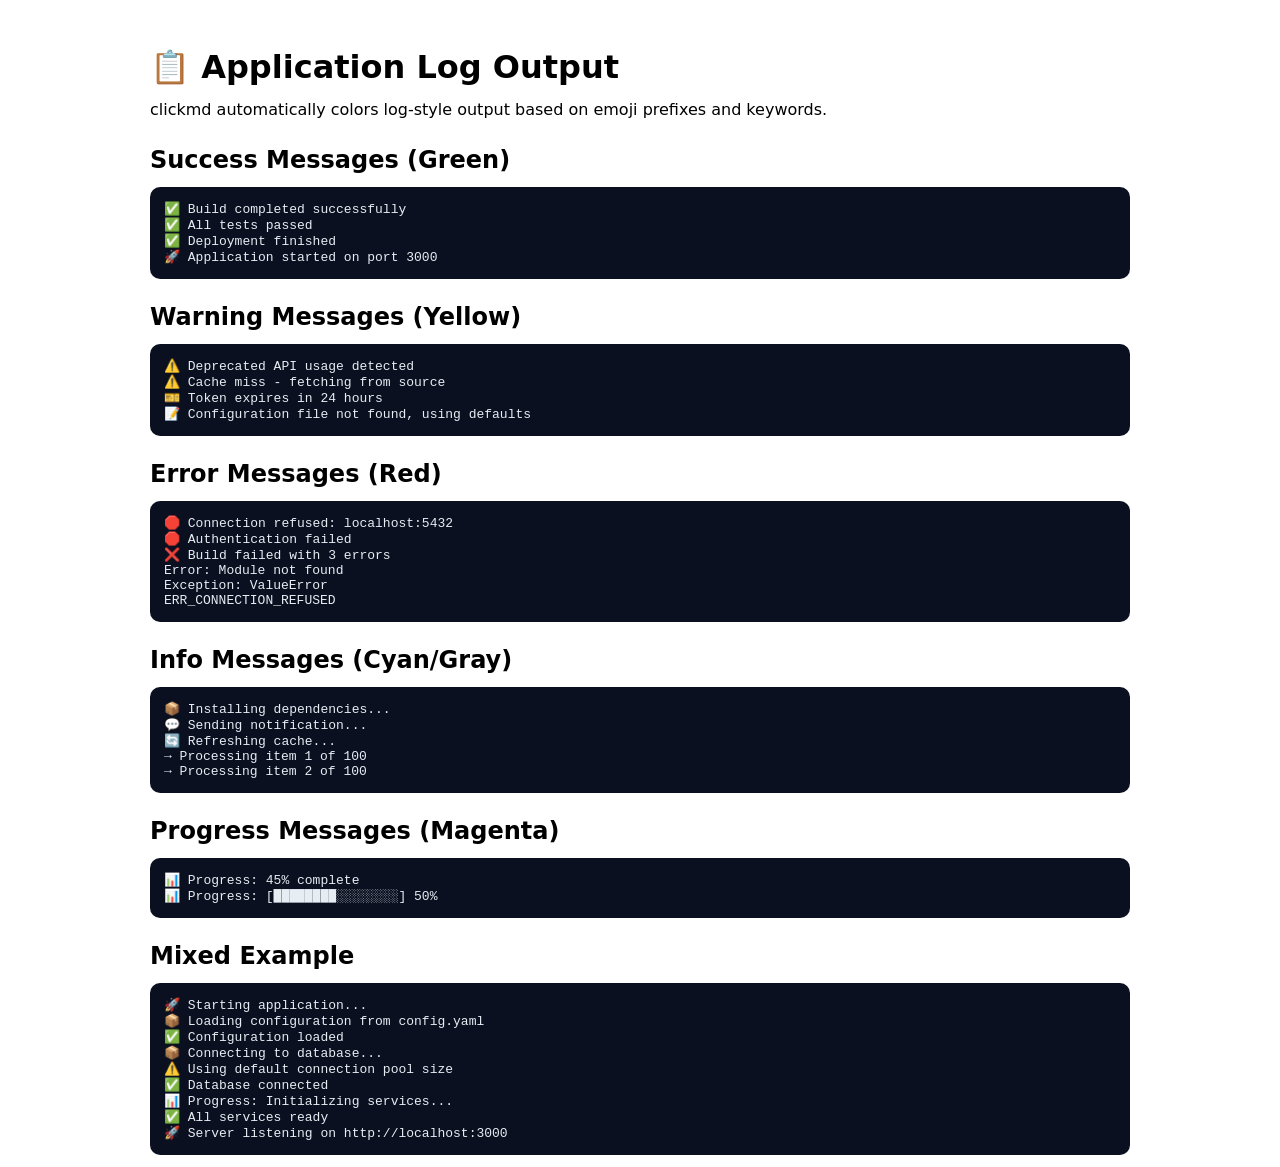
<file: examples_output/logging.html>
<!doctype html>
<html lang="en">
<head>
  <meta charset="utf-8" />
  <meta name="viewport" content="width=device-width, initial-scale=1" />
  <title>logging</title>
  <style>
    body { font-family: system-ui, -apple-system, Segoe UI, Roboto, sans-serif; padding: 24px; max-width: 980px; margin: 0 auto; }
    h1, h2, h3, h4, h5, h6 { margin: 24px 0 12px; }
    p { line-height: 1.5; margin: 10px 0; }
    pre { background: #0b1020; color: #e6edf3; padding: 14px; border-radius: 10px; overflow-x: auto; }
    code { font-family: ui-monospace, SFMono-Regular, Menlo, Monaco, Consolas, monospace; font-size: 13px; }
    a { color: #2563eb; text-decoration: none; }
    a:hover { text-decoration: underline; }
    table { border-collapse: collapse; width: 100%; margin: 12px 0; }
    th, td { border: 1px solid #e5e7eb; padding: 8px; text-align: left; }
    th { background: #f3f4f6; }
  </style>
</head>
<body>
<h1>📋 Application Log Output</h1>
<p>clickmd automatically colors log-style output based on emoji prefixes and keywords.</p>
<h2>Success Messages (Green)</h2>
<pre><code class="language-log">✅ Build completed successfully
✅ All tests passed
✅ Deployment finished
🚀 Application started on port 3000</code></pre>
<h2>Warning Messages (Yellow)</h2>
<pre><code class="language-log">⚠️ Deprecated API usage detected
⚠️ Cache miss - fetching from source
🎫 Token expires in 24 hours
📝 Configuration file not found, using defaults</code></pre>
<h2>Error Messages (Red)</h2>
<pre><code class="language-log">🛑 Connection refused: localhost:5432
🛑 Authentication failed
❌ Build failed with 3 errors
Error: Module not found
Exception: ValueError
ERR_CONNECTION_REFUSED</code></pre>
<h2>Info Messages (Cyan/Gray)</h2>
<pre><code class="language-log">📦 Installing dependencies...
💬 Sending notification...
🔄 Refreshing cache...
→ Processing item 1 of 100
→ Processing item 2 of 100</code></pre>
<h2>Progress Messages (Magenta)</h2>
<pre><code class="language-log">📊 Progress: 45% complete
📊 Progress: [████████░░░░░░░░] 50%</code></pre>
<h2>Mixed Example</h2>
<pre><code class="language-log">🚀 Starting application...
📦 Loading configuration from config.yaml
✅ Configuration loaded
📦 Connecting to database...
⚠️ Using default connection pool size
✅ Database connected
📊 Progress: Initializing services...
✅ All services ready
🚀 Server listening on http://localhost:3000</code></pre>
</body>
</html>
</file>
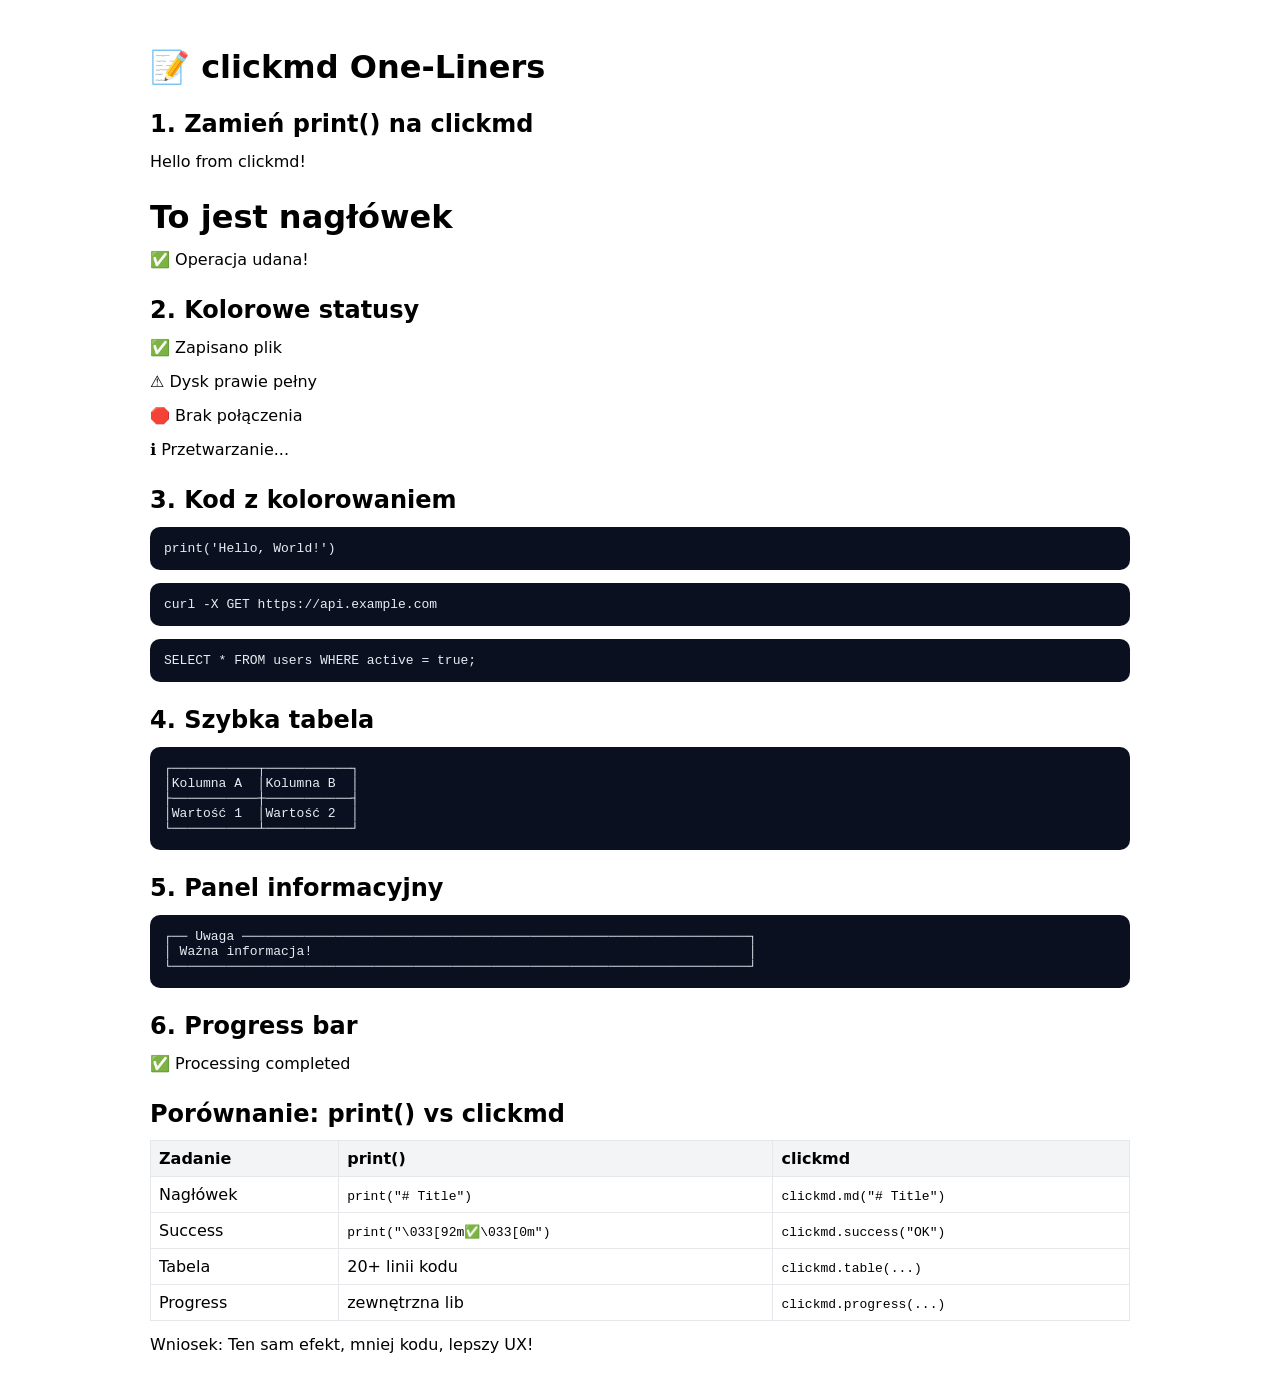
<file: examples_output/one_liners.html>
<!doctype html>
<html lang="en">
<head>
  <meta charset="utf-8" />
  <meta name="viewport" content="width=device-width, initial-scale=1" />
  <title>one_liners.py</title>
  <style>
    body { font-family: system-ui, -apple-system, Segoe UI, Roboto, sans-serif; padding: 24px; max-width: 980px; margin: 0 auto; }
    h1, h2, h3, h4, h5, h6 { margin: 24px 0 12px; }
    p { line-height: 1.5; margin: 10px 0; }
    pre { background: #0b1020; color: #e6edf3; padding: 14px; border-radius: 10px; overflow-x: auto; }
    code { font-family: ui-monospace, SFMono-Regular, Menlo, Monaco, Consolas, monospace; font-size: 13px; }
    a { color: #2563eb; text-decoration: none; }
    a:hover { text-decoration: underline; }
    table { border-collapse: collapse; width: 100%; margin: 12px 0; }
    th, td { border: 1px solid #e5e7eb; padding: 8px; text-align: left; }
    th { background: #f3f4f6; }
  </style>
</head>
<body>
<h1>📝 clickmd One-Liners</h1>
<h2>1. Zamień print() na clickmd</h2>
<p>Hello from clickmd!</p>
<h1>To jest nagłówek</h1>
<p>✅ Operacja udana!</p>
<h2>2. Kolorowe statusy</h2>
<p>✅ Zapisano plik</p>
<p>⚠️  Dysk prawie pełny</p>
<p>🛑 Brak połączenia</p>
<p>ℹ️  Przetwarzanie...</p>
<h2>3. Kod z kolorowaniem</h2>
<pre><code class="language-python">print(&#x27;Hello, World!&#x27;)</code></pre>
<pre><code class="language-bash">curl -X GET https://api.example.com</code></pre>
<pre><code class="language-sql">SELECT * FROM users WHERE active = true;</code></pre>
<h2>4. Szybka tabela</h2>
<pre><code class="language-text">┌───────────┬───────────┐
│Kolumna A  │Kolumna B  │
├───────────┼───────────┤
│Wartość 1  │Wartość 2  │
└───────────┴───────────┘</code></pre>
<h2>5. Panel informacyjny</h2>
<pre><code class="language-text">┌── Uwaga ─────────────────────────────────────────────────────────────────┐
│ Ważna informacja!                                                        │
└──────────────────────────────────────────────────────────────────────────┘</code></pre>
<h2>6. Progress bar</h2>
<p>✅ Processing completed</p>
<h2>Porównanie: print() vs clickmd</h2>
<table>
<thead><tr><th>Zadanie</th><th>print()</th><th>clickmd</th></tr></thead>
<tbody>
<tr><td>Nagłówek</td><td><code>print(&quot;# Title&quot;)</code></td><td><code>clickmd.md(&quot;# Title&quot;)</code></td></tr>
<tr><td>Success</td><td><code>print(&quot;\033[92m✅\033[0m&quot;)</code></td><td><code>clickmd.success(&quot;OK&quot;)</code></td></tr>
<tr><td>Tabela</td><td>20+ linii kodu</td><td><code>clickmd.table(...)</code></td></tr>
<tr><td>Progress</td><td>zewnętrzna lib</td><td><code>clickmd.progress(...)</code></td></tr>
</tbody></table>
<p>Wniosek: Ten sam efekt, mniej kodu, lepszy UX!</p>
</body>
</html>
</file>
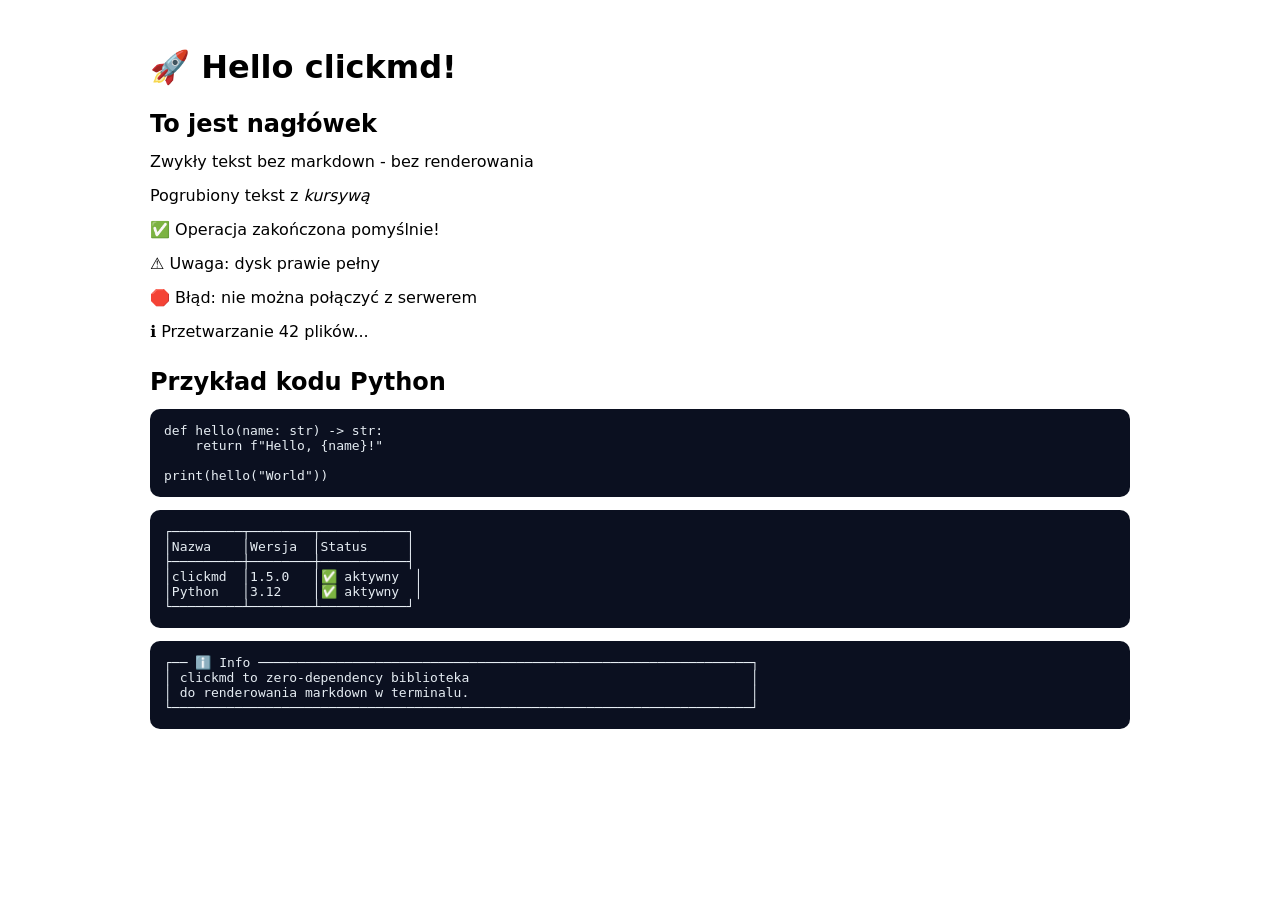
<file: examples_output/quickstart.html>
<!doctype html>
<html lang="en">
<head>
  <meta charset="utf-8" />
  <meta name="viewport" content="width=device-width, initial-scale=1" />
  <title>quickstart.py</title>
  <style>
    body { font-family: system-ui, -apple-system, Segoe UI, Roboto, sans-serif; padding: 24px; max-width: 980px; margin: 0 auto; }
    h1, h2, h3, h4, h5, h6 { margin: 24px 0 12px; }
    p { line-height: 1.5; margin: 10px 0; }
    pre { background: #0b1020; color: #e6edf3; padding: 14px; border-radius: 10px; overflow-x: auto; }
    code { font-family: ui-monospace, SFMono-Regular, Menlo, Monaco, Consolas, monospace; font-size: 13px; }
    a { color: #2563eb; text-decoration: none; }
    a:hover { text-decoration: underline; }
    table { border-collapse: collapse; width: 100%; margin: 12px 0; }
    th, td { border: 1px solid #e5e7eb; padding: 8px; text-align: left; }
    th { background: #f3f4f6; }
  </style>
</head>
<body>
<h1>🚀 Hello clickmd!</h1>
<h2>To jest nagłówek</h2>
<p>Zwykły tekst bez markdown - bez renderowania</p>
<p>Pogrubiony tekst z <em>kursywą</em></p>
<p>✅ Operacja zakończona pomyślnie!</p>
<p>⚠️  Uwaga: dysk prawie pełny</p>
<p>🛑 Błąd: nie można połączyć z serwerem</p>
<p>ℹ️  Przetwarzanie 42 plików...</p>
<h2>Przykład kodu Python</h2>
<pre><code class="language-python">def hello(name: str) -&gt; str:
    return f&quot;Hello, {name}!&quot;

print(hello(&quot;World&quot;))</code></pre>
<pre><code class="language-text">┌─────────┬────────┬───────────┐
│Nazwa    │Wersja  │Status     │
├─────────┼────────┼───────────┤
│clickmd  │1.5.0   │✅ aktywny  │
│Python   │3.12    │✅ aktywny  │
└─────────┴────────┴───────────┘</code></pre>
<pre><code class="language-text">┌── ℹ️ Info ───────────────────────────────────────────────────────────────┐
│ clickmd to zero-dependency biblioteka                                    │
│ do renderowania markdown w terminalu.                                    │
└──────────────────────────────────────────────────────────────────────────┘</code></pre>
</body>
</html>
</file>
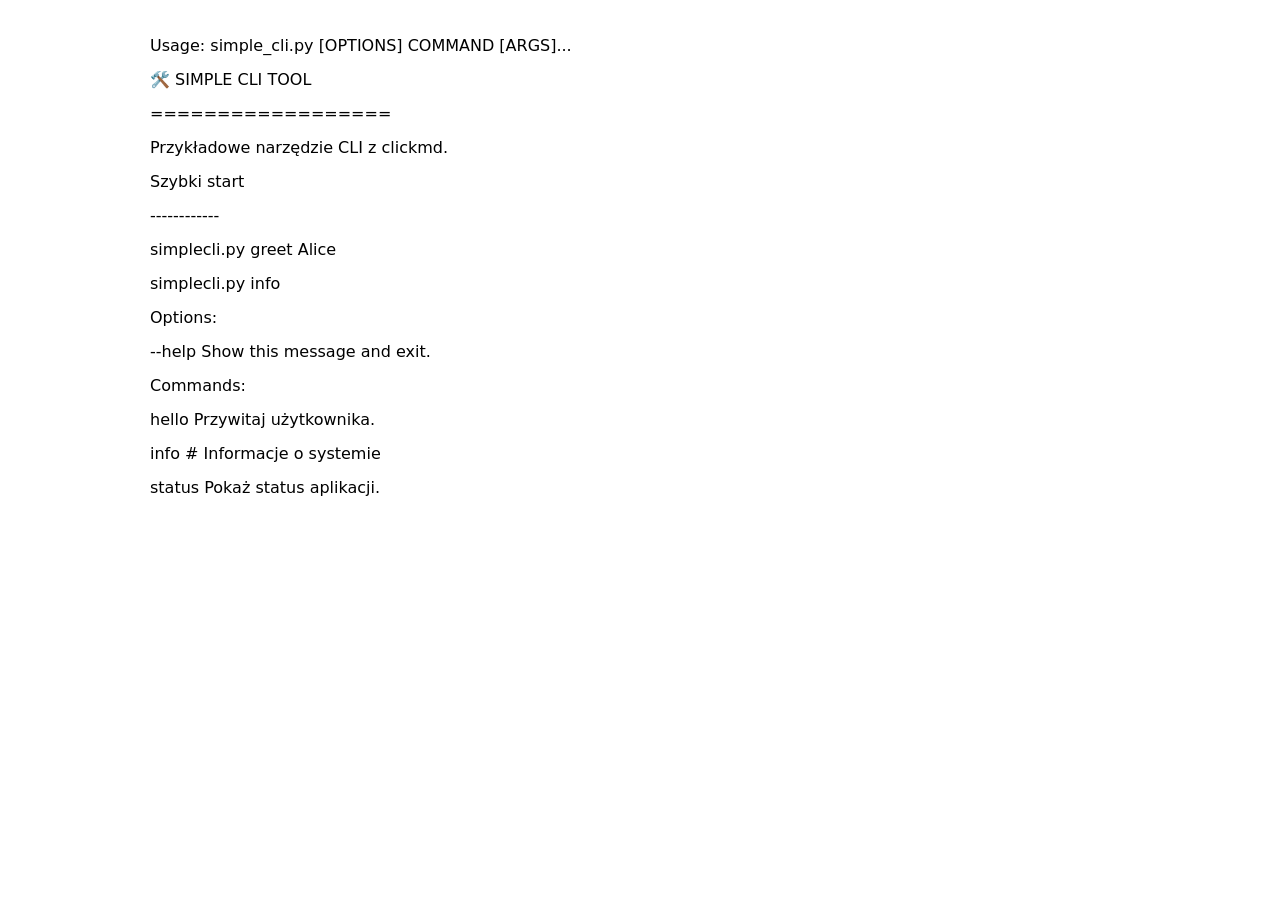
<file: examples_output/simple_cli_help.html>
<!doctype html>
<html lang="en">
<head>
  <meta charset="utf-8" />
  <meta name="viewport" content="width=device-width, initial-scale=1" />
  <title>simple_cli.py --help</title>
  <style>
    body { font-family: system-ui, -apple-system, Segoe UI, Roboto, sans-serif; padding: 24px; max-width: 980px; margin: 0 auto; }
    h1, h2, h3, h4, h5, h6 { margin: 24px 0 12px; }
    p { line-height: 1.5; margin: 10px 0; }
    pre { background: #0b1020; color: #e6edf3; padding: 14px; border-radius: 10px; overflow-x: auto; }
    code { font-family: ui-monospace, SFMono-Regular, Menlo, Monaco, Consolas, monospace; font-size: 13px; }
    a { color: #2563eb; text-decoration: none; }
    a:hover { text-decoration: underline; }
    table { border-collapse: collapse; width: 100%; margin: 12px 0; }
    th, td { border: 1px solid #e5e7eb; padding: 8px; text-align: left; }
    th { background: #f3f4f6; }
  </style>
</head>
<body>
<p>Usage: simple_cli.py [OPTIONS] COMMAND [ARGS]...</p>
<p>🛠️ SIMPLE CLI TOOL</p>
<p>==================</p>
<p>Przykładowe narzędzie CLI z clickmd.</p>
<p>Szybki start</p>
<p>------------</p>
<p>simplecli.py greet Alice</p>
<p>simplecli.py info</p>
<p>Options:</p>
<p>--help  Show this message and exit.</p>
<p>Commands:</p>
<p>hello   Przywitaj użytkownika.</p>
<p>info    # Informacje o systemie</p>
<p>status  Pokaż status aplikacji.</p>
</body>
</html>
</file>
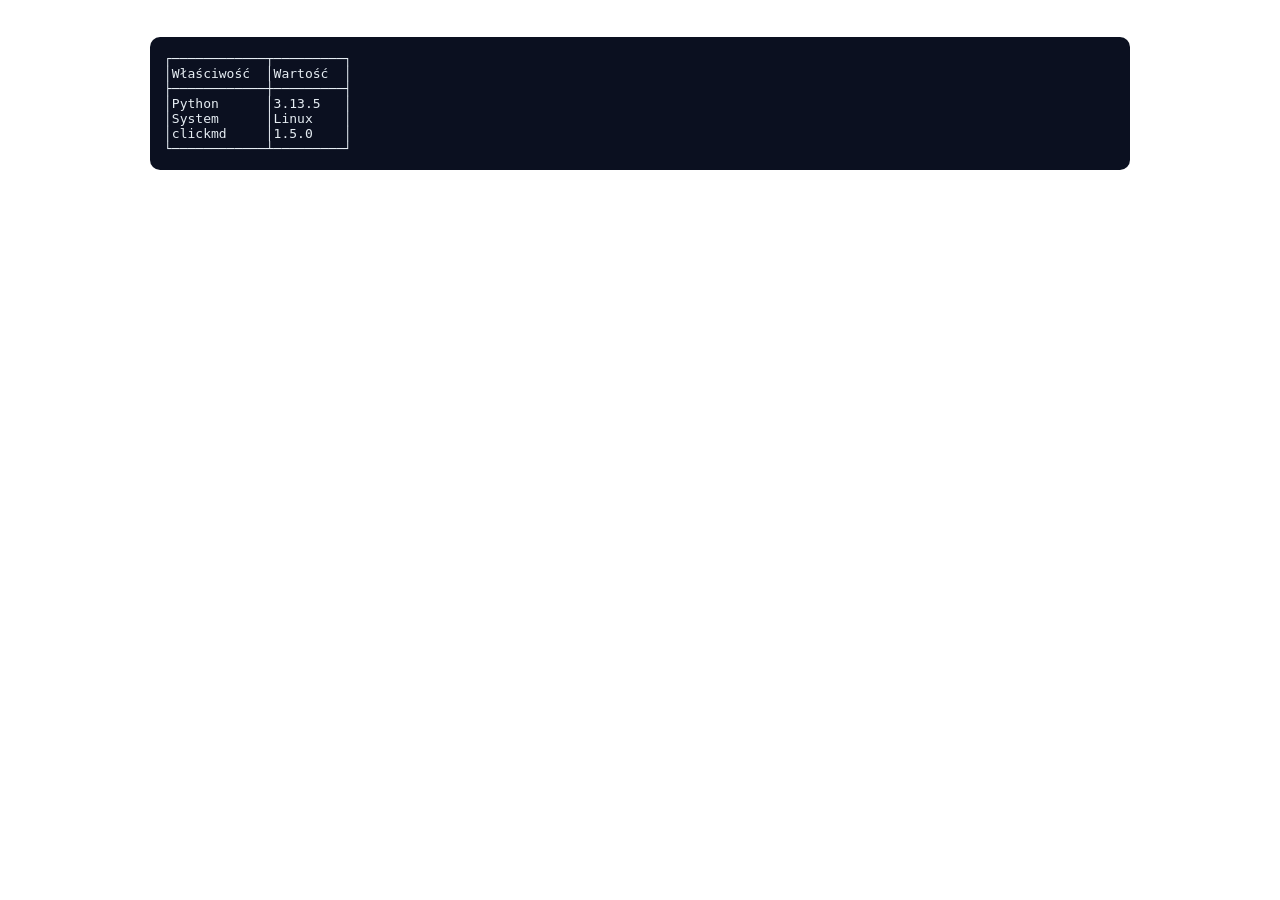
<file: examples_output/simple_cli_info.html>
<!doctype html>
<html lang="en">
<head>
  <meta charset="utf-8" />
  <meta name="viewport" content="width=device-width, initial-scale=1" />
  <title>simple_cli.py info</title>
  <style>
    body { font-family: system-ui, -apple-system, Segoe UI, Roboto, sans-serif; padding: 24px; max-width: 980px; margin: 0 auto; }
    h1, h2, h3, h4, h5, h6 { margin: 24px 0 12px; }
    p { line-height: 1.5; margin: 10px 0; }
    pre { background: #0b1020; color: #e6edf3; padding: 14px; border-radius: 10px; overflow-x: auto; }
    code { font-family: ui-monospace, SFMono-Regular, Menlo, Monaco, Consolas, monospace; font-size: 13px; }
    a { color: #2563eb; text-decoration: none; }
    a:hover { text-decoration: underline; }
    table { border-collapse: collapse; width: 100%; margin: 12px 0; }
    th, td { border: 1px solid #e5e7eb; padding: 8px; text-align: left; }
    th { background: #f3f4f6; }
  </style>
</head>
<body>
<pre><code class="language-text">┌────────────┬─────────┐
│Właściwość  │Wartość  │
├────────────┼─────────┤
│Python      │3.13.5   │
│System      │Linux    │
│clickmd     │1.5.0    │
└────────────┴─────────┘</code></pre>
</body>
</html>
</file>
